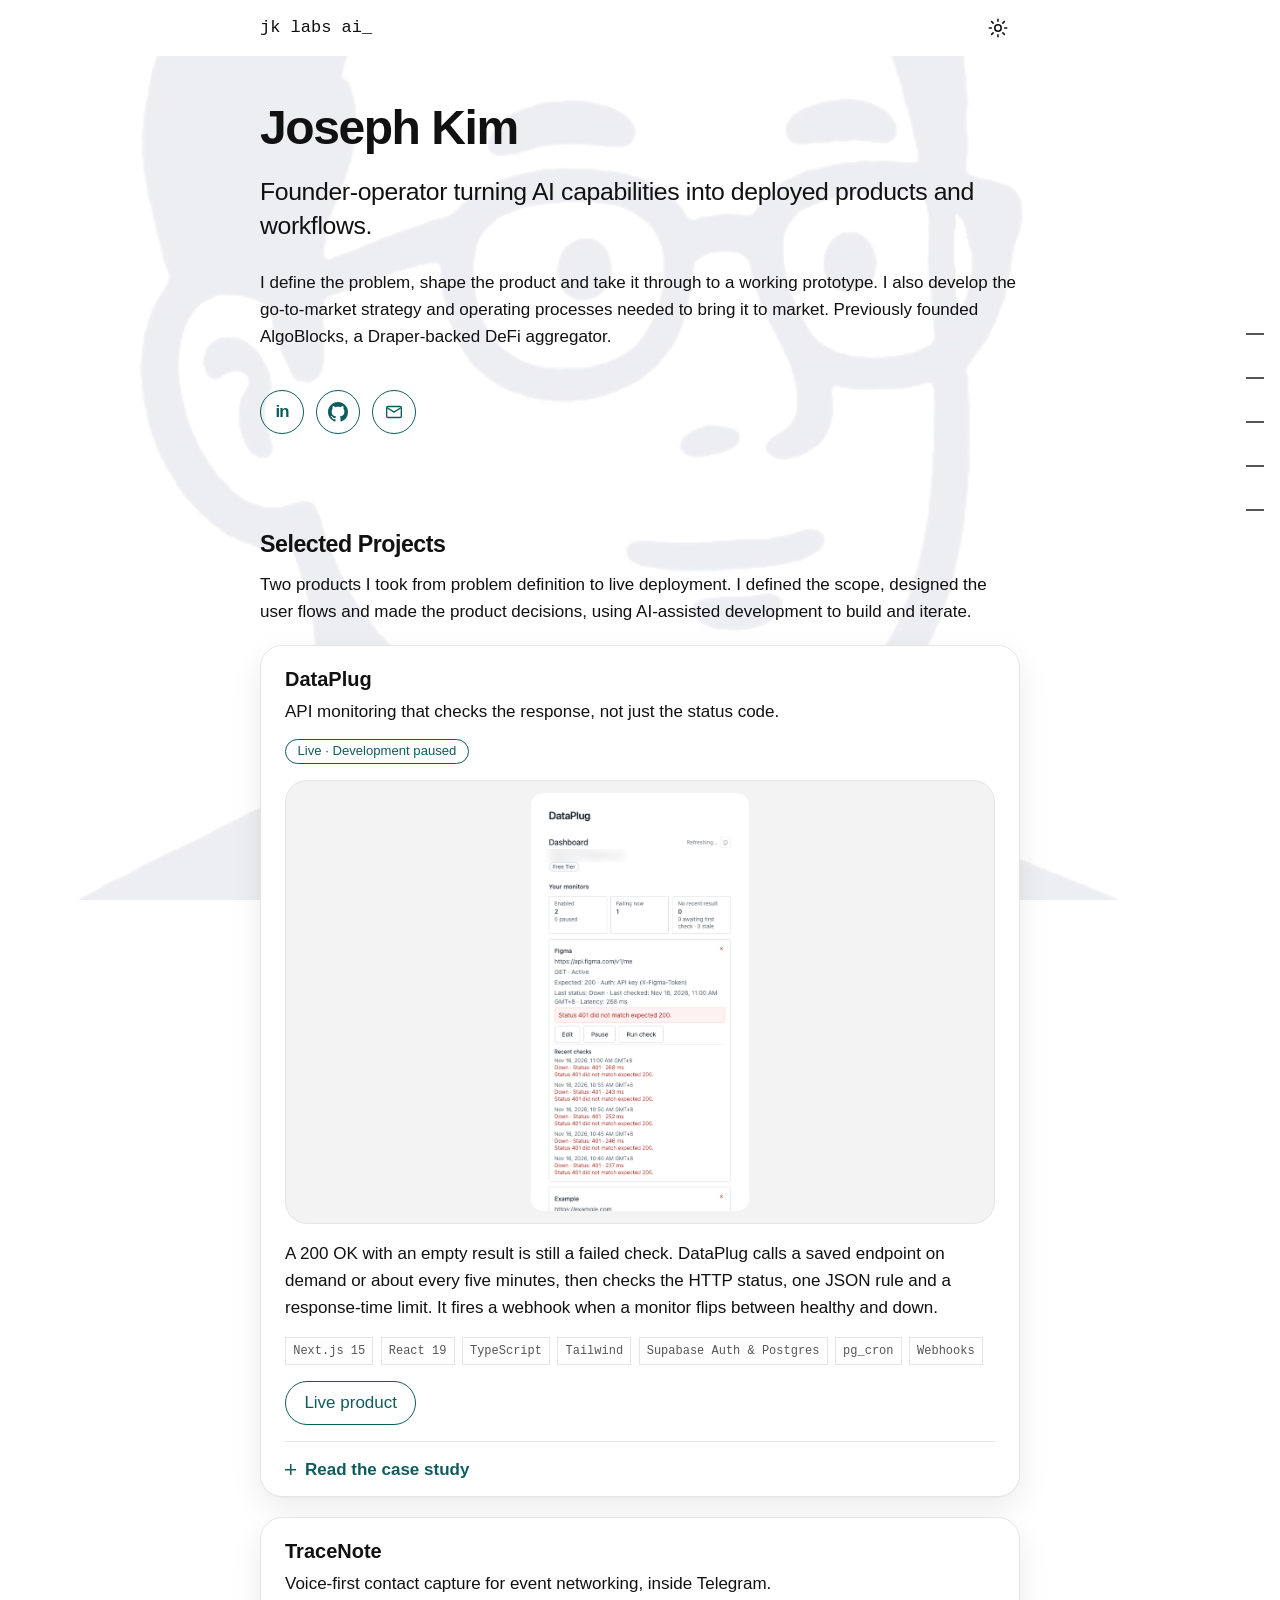
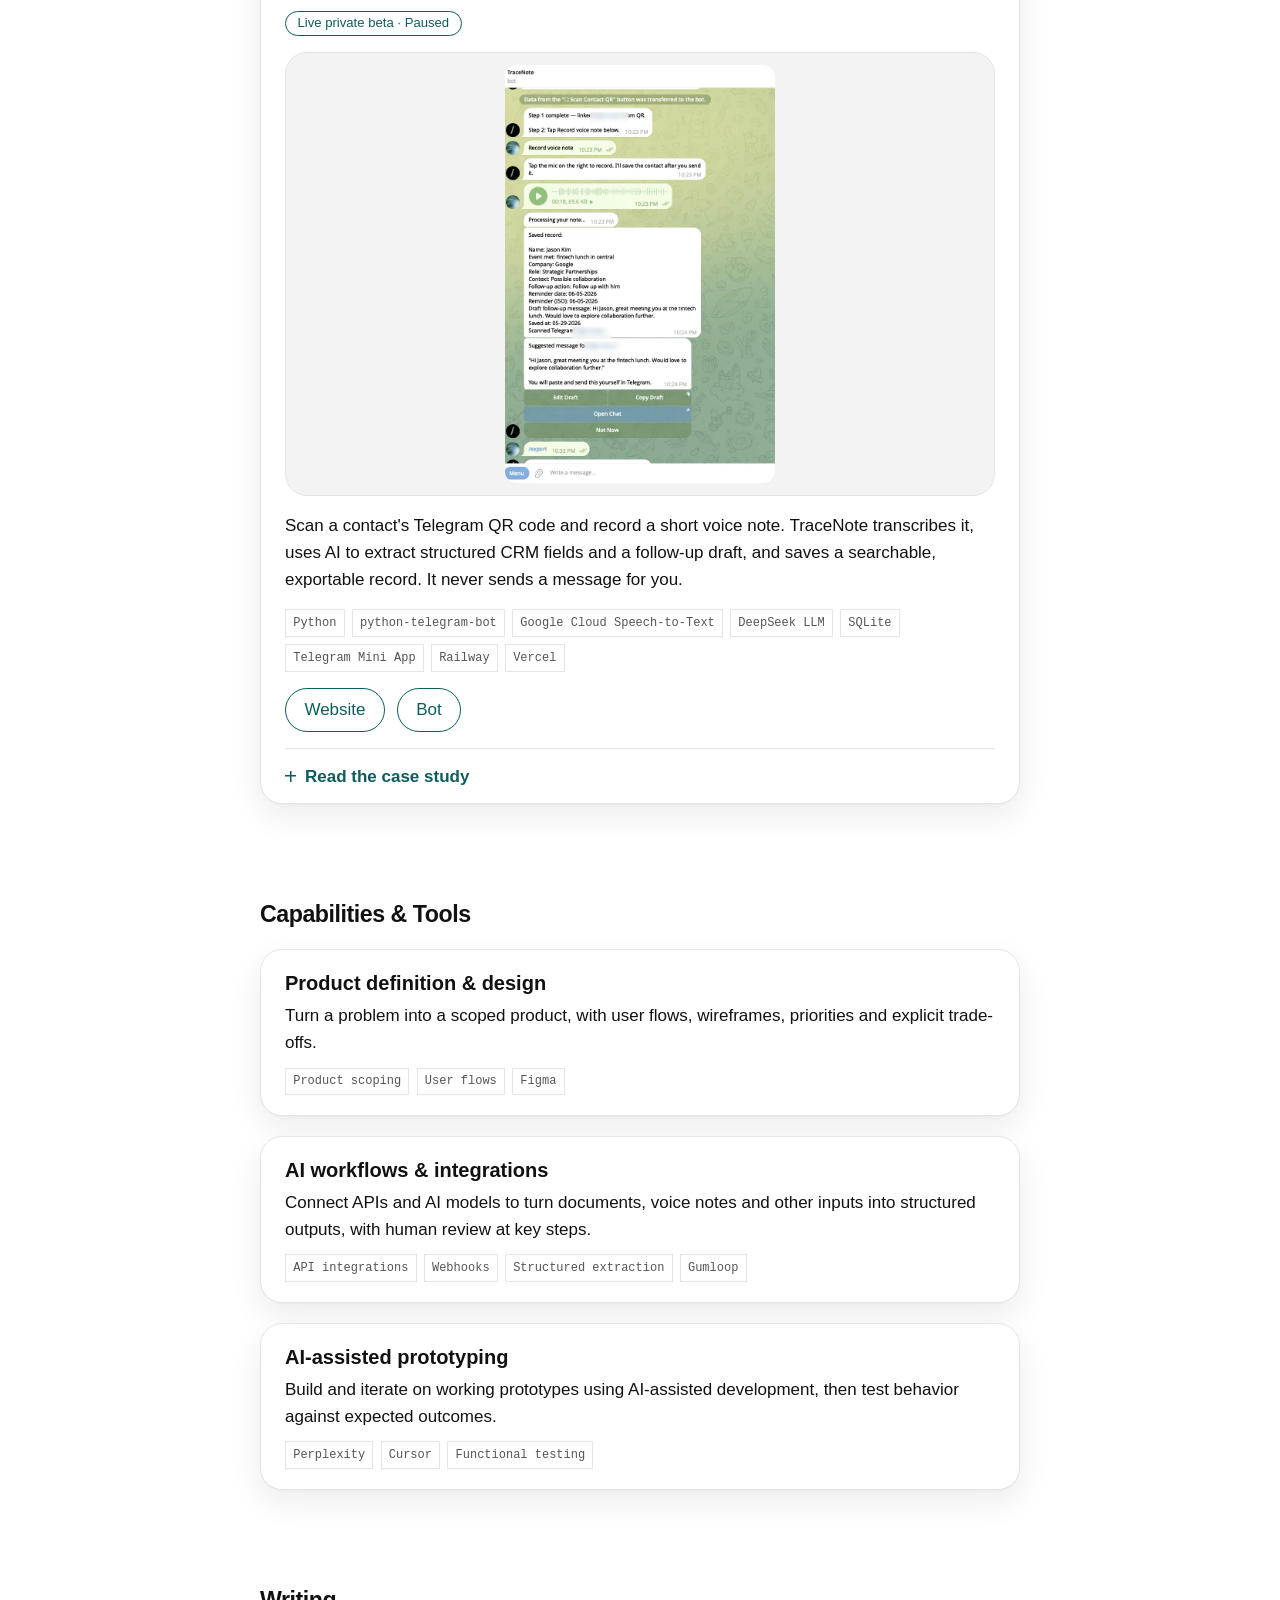
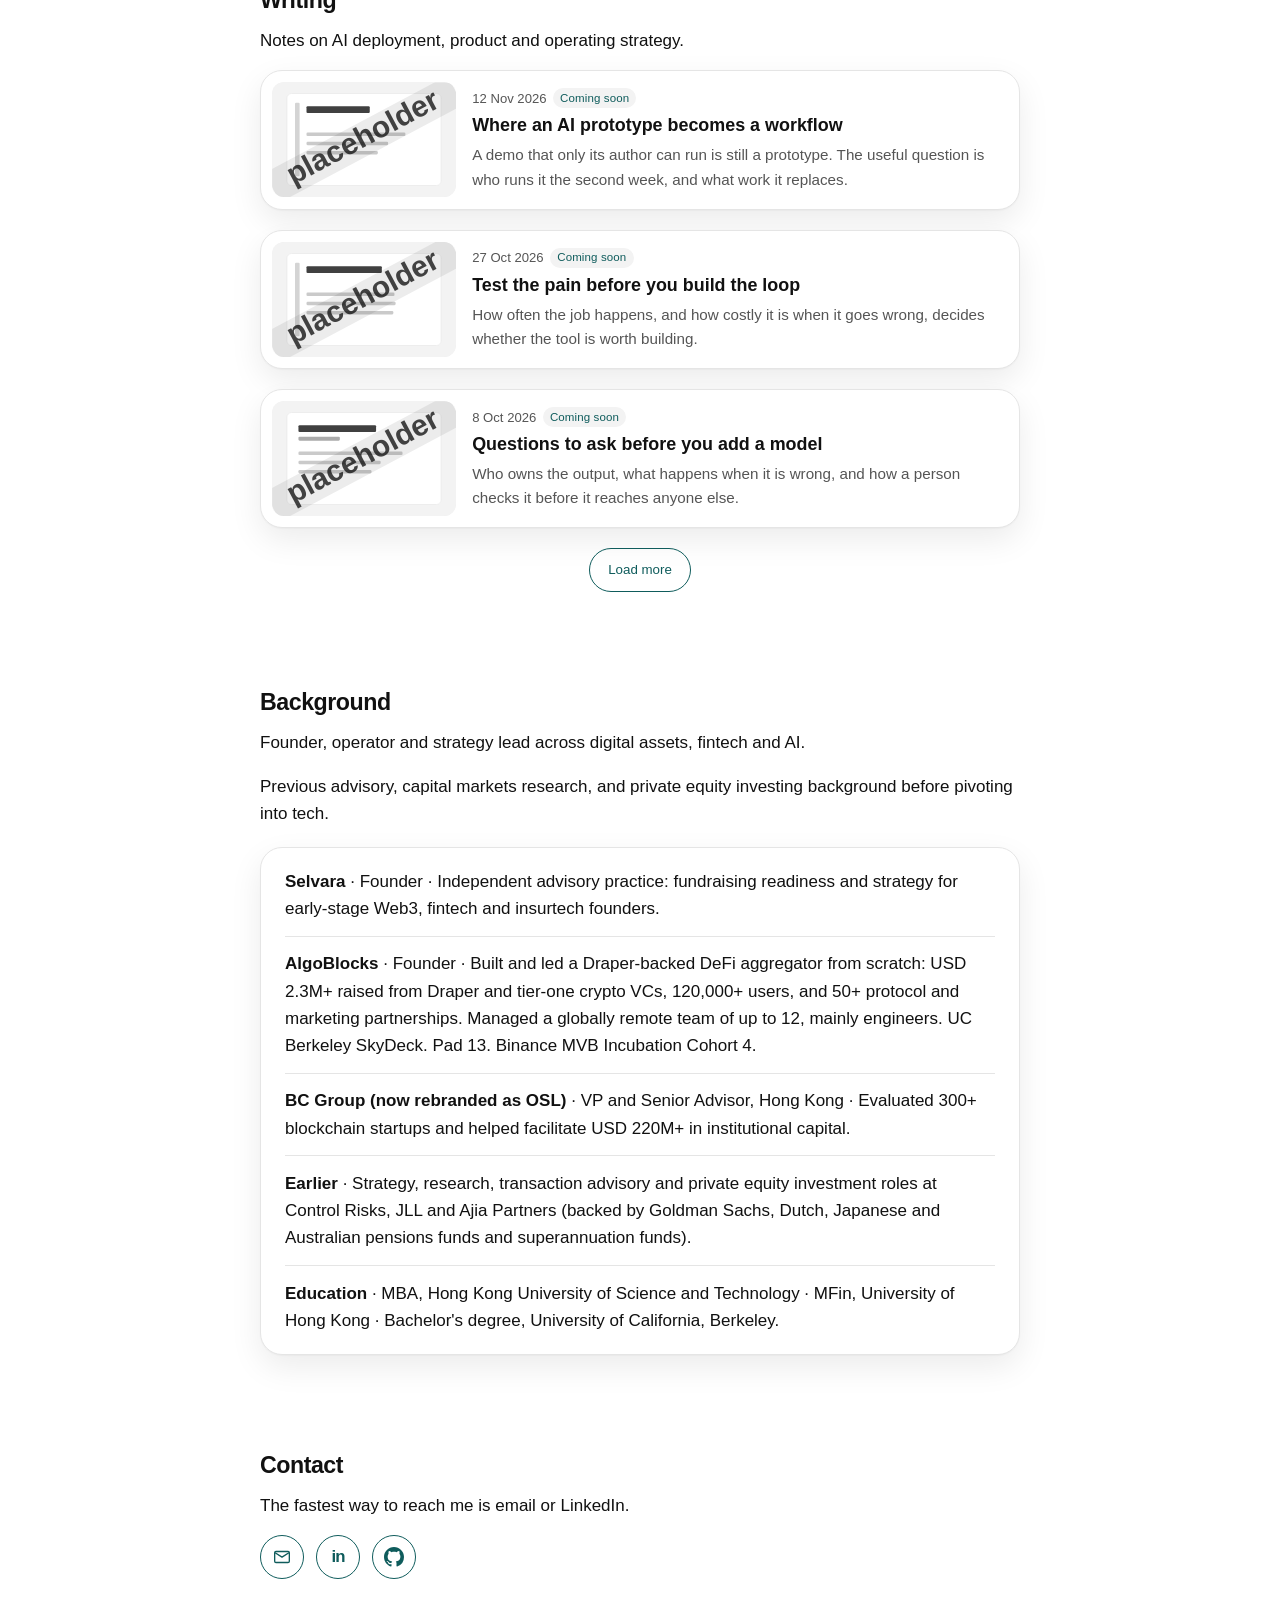
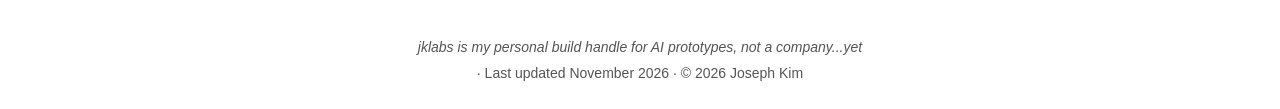
<file: index.html>
<!DOCTYPE html>
<html lang="en">
<head>
  <meta charset="utf-8">
  <meta name="viewport" content="width=device-width, initial-scale=1">
  <title>Joseph Kim | AI Product and Strategy Operator</title>
  <meta name="description" content="Founder-operator turning AI capabilities into deployed products and workflows. Case studies: DataPlug and TraceNote.">
  <link rel="canonical" href="https://jklabs-ai.github.io/">
  <meta property="og:title" content="Joseph Kim | AI Product and Strategy Operator">
  <meta property="og:description" content="Founder-operator turning AI capabilities into deployed products and workflows. Case studies: DataPlug and TraceNote.">
  <meta property="og:url" content="https://jklabs-ai.github.io/">
  <meta property="og:type" content="website">
  <!-- Placeholder share image: a snapshot of the hero. Replace assets/img/og-image.png when a finished 1200×630 card is ready. -->
  <meta property="og:image" content="https://jklabs-ai.github.io/assets/img/og-image.png">
  <meta property="og:image:width" content="1200">
  <meta property="og:image:height" content="630">
  <meta property="og:image:alt" content="Joseph Kim. Founder-operator turning AI capabilities into deployed products and workflows.">
  <meta name="twitter:card" content="summary_large_image">
  <meta name="twitter:image" content="https://jklabs-ai.github.io/assets/img/og-image.png">
  <meta name="twitter:image:alt" content="Joseph Kim. Founder-operator turning AI capabilities into deployed products and workflows.">
  <meta name="twitter:title" content="Joseph Kim | AI Product and Strategy Operator">
  <meta name="twitter:description" content="Founder-operator turning AI capabilities into deployed products and workflows. Case studies: DataPlug and TraceNote.">
  <link rel="icon" href="/assets/img/favicon.svg" type="image/svg+xml">
  <script>
    (function () {
      var theme = null;
      var source = "system";
      try {
        var saved = localStorage.getItem("theme");
        if (saved === "light" || saved === "dark") {
          theme = saved;
          source = "manual";
        }
      } catch (error) {}
      if (!theme) {
        var dark = false;
        try {
          dark = window.matchMedia("(prefers-color-scheme: dark)").matches;
        } catch (error) {}
        theme = dark ? "dark" : "light";
      }
      var root = document.documentElement;
      root.setAttribute("data-theme", theme);
      root.setAttribute("data-theme-source", source);
      root.style.colorScheme = theme;
    })();
  </script>
  <link rel="stylesheet" href="/styles.css">
  <script type="application/ld+json">
  {
    "@context": "https://schema.org",
    "@type": "Person",
    "name": "Joseph Kim",
    "url": "https://jklabs-ai.github.io/",
    "sameAs": [
      "https://www.linkedin.com/in/josephkimhk/",
      "https://github.com/jklabs-ai"
    ]
  }
  </script>
</head>
<body>
  <a class="skip-link" href="#content">Skip to content</a>
  <header class="site-header">
    <div class="column">
      <div class="header-bar">
        <a class="brand" href="#hero">jk labs ai<span class="brand-cursor" aria-hidden="true">_</span></a>
        <button type="button" class="theme-toggle" id="theme-toggle" aria-label="Switch to dark mode">
          <svg class="icon-sun" viewBox="0 0 24 24" width="22" height="22" aria-hidden="true">
            <circle cx="12" cy="12" r="3.5" fill="none" stroke="currentColor" stroke-width="1.7"></circle>
            <path d="M12 2.5v2.2M12 19.3v2.2M2.5 12h2.2M19.3 12h2.2M5.1 5.1l1.6 1.6M17.3 17.3l1.6 1.6M18.9 5.1l-1.6 1.6M6.7 17.3l-1.6 1.6" fill="none" stroke="currentColor" stroke-width="1.7" stroke-linecap="round"></path>
          </svg>
          <svg class="icon-moon" viewBox="0 0 24 24" width="22" height="22" aria-hidden="true">
            <path d="M16.2 3.6A8.2 8.2 0 1 0 20.4 16 6.4 6.4 0 1 1 16.2 3.6z" fill="none" stroke="currentColor" stroke-width="1.7" stroke-linejoin="round"></path>
          </svg>
        </button>
      </div>
      <nav class="header-sections" aria-label="Page sections">
        <a href="#projects" data-nav="projects">Projects</a>
        <a href="#capabilities" data-nav="capabilities">Capabilities</a>
        <a href="#writing" data-nav="writing">Writing</a>
        <a href="#background" data-nav="background">Background</a>
        <a href="#contact" data-nav="contact">Contact</a>
      </nav>
    </div>
  </header>
  <nav class="section-rail" aria-label="Page sections">
    <a href="#projects" data-nav="projects"><span class="label">Projects</span></a>
    <a href="#capabilities" data-nav="capabilities"><span class="label">Capabilities</span></a>
    <a href="#writing" data-nav="writing"><span class="label">Writing</span></a>
    <a href="#background" data-nav="background"><span class="label">Background</span></a>
    <a href="#contact" data-nav="contact"><span class="label">Contact</span></a>
  </nav>
  <main id="content" tabindex="-1">
    <section id="hero" aria-labelledby="hero-heading">
      <div class="column">
        <h1 id="hero-heading" tabindex="-1">Joseph Kim</h1>
        <p class="lede">Founder-operator turning AI capabilities into deployed products and workflows.</p>
        <p class="hero-body">I define the problem, shape the product and take it through to a working prototype. I also develop the go-to-market strategy and operating processes needed to bring it to market. Previously founded AlgoBlocks, a Draper-backed DeFi aggregator.</p>
        <div class="actions">
          <!-- TODO: Resume PDF missing at /assets/resume/Joseph-Kim-Resume.pdf. Restore a primary Resume link that opens the PDF in a new tab, ahead of LinkedIn. Order with the file present: Resume, LinkedIn, GitHub, Email. -->
          <a class="button button-icon" href="https://www.linkedin.com/in/josephkimhk/" target="_blank" rel="noopener noreferrer" aria-label="LinkedIn">
            <span class="icon-in" aria-hidden="true">in</span>
          </a>
          <a class="button button-icon" href="https://github.com/jklabs-ai" target="_blank" rel="noopener noreferrer" aria-label="GitHub">
            <svg viewBox="0 0 16 16" aria-hidden="true">
              <path fill="currentColor" d="M8 0C3.58 0 0 3.58 0 8c0 3.54 2.29 6.53 5.47 7.59.4.07.55-.17.55-.38 0-.19-.01-.82-.01-1.49-2.01.37-2.53-.49-2.69-.94-.09-.23-.48-.94-.82-1.13-.28-.15-.68-.52-.01-.53.63-.01 1.08.58 1.23.82.72 1.21 1.87.87 2.33.66.07-.52.28-.87.51-1.07-1.78-.2-3.64-.89-3.64-3.95 0-.87.31-1.59.82-2.15-.08-.2-.36-1.02.08-2.12 0 0 .67-.21 2.2.82.64-.18 1.32-.27 2-.27.68 0 1.36.09 2 .27 1.53-1.04 2.2-.82 2.2-.82.44 1.1.16 1.92.08 2.12.51.56.82 1.27.82 2.15 0 3.07-1.87 3.75-3.65 3.95.29.25.54.73.54 1.48 0 1.07-.01 1.93-.01 2.2 0 .21.15.46.55.38A8.013 8.013 0 0 0 16 8c0-4.42-3.58-8-8-8z"></path>
            </svg>
          </a>
          <a class="button button-icon" href="mailto:0xjosephk@pm.me" aria-label="Email">
            <svg viewBox="0 0 24 24" aria-hidden="true">
              <rect x="3.2" y="5.4" width="17.6" height="13.2" rx="1.6" fill="none" stroke="currentColor" stroke-width="1.6"></rect>
              <path d="M4.2 7.2 12 12.2l7.8-5" fill="none" stroke="currentColor" stroke-width="1.6" stroke-linecap="round" stroke-linejoin="round"></path>
            </svg>
          </a>
        </div>
        <img class="hero-portrait" src="/assets/img/portrait.png" alt="" width="805" height="986">
      </div>
    </section>
    <section id="projects" aria-labelledby="projects-heading">
      <div class="column">
        <h2 id="projects-heading" tabindex="-1">Selected Projects</h2>
        <p>Two products I took from problem definition to live deployment. I defined the scope, designed the user flows and made the product decisions, using AI-assisted development to build and iterate.</p>
        <article class="project">
          <h3>DataPlug</h3>
          <p class="tagline">API monitoring that checks the response, not just the status code.</p>
          <p class="pill">Live · Development paused</p>
          <figure class="project-shot project-shot-portrait">
            <a class="shot-open" href="/assets/img/projects/dataplug-1.png" data-shot-open="dataplug-shot">
              <img src="/assets/img/projects/dataplug-1.png" alt="DataPlug dashboard with a monitor down because status 401 did not match the expected 200. Select to view the full screenshot." width="499" height="956" loading="lazy">
            </a>
          </figure>
          <dialog class="shot-dialog" id="dataplug-shot" aria-label="DataPlug screenshot">
            <form method="dialog">
              <button type="submit" class="button">Close</button>
            </form>
            <img src="/assets/img/projects/dataplug-1.png" alt="" width="499" height="956">
          </dialog>
          <p>A 200 OK with an empty result is still a failed check. DataPlug calls a saved endpoint on demand or about every five minutes, then checks the HTTP status, one JSON rule and a response-time limit. It fires a webhook when a monitor flips between healthy and down.</p>
          <ul class="tags">
            <li>Next.js 15</li>
            <li>React 19</li>
            <li>TypeScript</li>
            <li>Tailwind</li>
            <li>Supabase Auth &amp; Postgres</li>
            <li>pg_cron</li>
            <li>Webhooks</li>
          </ul>
          <div class="actions">
            <a class="button" href="https://www.dataplug.dev" target="_blank" rel="noopener noreferrer">Live product</a>
          </div>
          <details>
            <summary>Read the case study</summary>
            <div class="case-body">
              <h4>The problem.</h4>
              <p>Small engineering teams often only learn an API has failed when a person notices, or when their monitor treats any HTTP 200 as success. DataPlug is for teams that provide APIs their customers depend on, and teams that depend on critical third-party APIs and need to check them against their own requirements.</p>
              <h4>What it does.</h4>
              <ul>
                <li>Save up to five monitors: URL, HTTP method, expected status code.</li>
                <li>Call private endpoints with a bearer token or an API key header.</li>
                <li>Require one JSON path (e.g. <code>data.status</code>) to exist, or an array to be non-empty.</li>
                <li>Fail the check if the response is slower than a 1-15 second limit.</li>
                <li>Run checks manually or on a ~5-minute schedule; view the latest result and recent history (healthy, down, timeout, status code, latency, error).</li>
                <li>Send a webhook when a monitor changes between healthy and down.</li>
              </ul>
              <h4>Key product decisions.</h4>
              <ol>
                <li>Check the response, not only the status code. One JSON path and one check type keep setup to a few fields. Trade-off: a passing check doesn't prove the payload is business-correct.</li>
                <li>Active checks, no agent. DataPlug sends its own requests, so there's nothing to install. Trade-off: failures that only real users hit can be missed.</li>
                <li>Alert on state change only. Webhooks fire on <code>monitor.failed</code> and <code>monitor.recovered</code>, not on every failed run, so no alert spam. A failed webhook never fails the check.</li>
                <li>A narrow free MVP. Five monitors, five-minute checks, a short history, $0, no credit card. Founding-customer pricing was an email conversation, not a checkout. Easy to try; no in-app revenue flow.</li>
                <li>Scheduling in the database. A Supabase <code>pg_cron</code> job calls a secured app route about every five minutes, instead of relying on the host's cron.</li>
              </ol>
              <h4>How it's built.</h4>
              <p>One Next.js app serves the marketing site, dashboard and the check worker. Supabase handles accounts (Auth) and stores monitors and history (Postgres with row-level security). A database job wakes up every five minutes and calls the deployed app with a shared secret. Local unit tests cover the core decision logic (monitor limits, check timing, latency rounding, auth flows): 72 passing in the documented run.</p>
              <h4>Status.</h4>
              <p>Live at dataplug.dev. Completed the Lauunch incubation programme hosted by WNJ Ventures and Hong Kong Science Park. New commercial development is paused; the repository is kept as the record of the MVP.</p>
            </div>
          </details>
        </article>
        <article class="project">
          <h3>TraceNote</h3>
          <p class="tagline">Voice-first contact capture for event networking, inside Telegram.</p>
          <p class="pill">Live private beta · Paused</p>
          <figure class="project-shot project-shot-portrait">
            <a class="shot-open" href="/assets/img/projects/tracenote-1.png" data-shot-open="tracenote-shot">
              <img src="/assets/img/projects/tracenote-1.png" alt="TraceNote chat where a voice note becomes a saved contact, with a follow-up draft and buttons to edit, copy, or open the chat. Select to view the full screenshot." width="700" height="1080" loading="lazy">
            </a>
          </figure>
          <dialog class="shot-dialog" id="tracenote-shot" aria-label="TraceNote screenshot">
            <form method="dialog">
              <button type="submit" class="button">Close</button>
            </form>
            <img src="/assets/img/projects/tracenote-1.png" alt="" width="700" height="1080">
          </dialog>
          <p>Scan a contact's Telegram QR code and record a short voice note. TraceNote transcribes it, uses AI to extract structured CRM fields and a follow-up draft, and saves a searchable, exportable record. It never sends a message for you.</p>
          <ul class="tags">
            <li>Python</li>
            <li>python-telegram-bot</li>
            <li>Google Cloud Speech-to-Text</li>
            <li>DeepSeek LLM</li>
            <li>SQLite</li>
            <li>Telegram Mini App</li>
            <li>Railway</li>
            <li>Vercel</li>
          </ul>
          <div class="actions">
            <a class="button" href="https://tracenote.app" target="_blank" rel="noopener noreferrer">Website</a>
            <a class="button" href="https://t.me/traceNotebot" target="_blank" rel="noopener noreferrer">Bot</a>
          </div>
          <details>
            <summary>Read the case study</summary>
            <div class="case-body">
              <h4>The problem.</h4>
              <p>Conferences produce high-intent contacts but weak follow-through. Details live in memory, notes apps or scattered chats; CRM entry is slow; a personal follow-up is easy to put off. TraceNote targets the seconds after a handshake: minimal taps, voice-first, structured output, so follow-up can happen the same day.</p>
              <h4>Who it's for.</h4>
              <p>Business development, partnerships and sales people who network at conferences and side events, and solo operators who want a lightweight personal CRM inside Telegram rather than a full CRM setup.</p>
              <h4>How it works.</h4>
              <ol>
                <li>Tap "Scan Contact QR" in the bot; a Telegram Mini App reads the contact's profile QR.</li>
                <li>Send a voice note about the conversation.</li>
                <li>Google Speech-to-Text transcribes it, with phrase hints for names, companies and events.</li>
                <li>An LLM returns strict JSON: name, company, role, where you met, context, follow-up action, reminder date and a draft message.</li>
                <li>The record is cleaned, saved and confirmed in chat. Search it, list contacts or export to CSV.</li>
                <li>If there's a Telegram handle and a draft, review it with Edit, Copy or Open Chat. You send it yourself.</li>
              </ol>
              <h4>Key product decisions.</h4>
              <ol>
                <li>Telegram-first, not a standalone app. Users already message contacts there; nothing to install. Trade-off: bound to Telegram's UX and API limits.</li>
                <li>Voice note, not a typed form. Fastest capture while walking between booths. Trade-off: transcription and extraction errors, handled with phrase hints and prompt rules (e.g. resolving "next Friday" to a real date).</li>
                <li>Structured extraction, not a chatbot. The model must return a fixed JSON schema, which makes records searchable and exportable.</li>
                <li>No auto-send. Drafts are suggestions with copy and open-chat shortcuts, preserving trust and user control at the cost of a few extra taps.</li>
                <li>Simple infrastructure. SQLite scoped per user and an optional user whitelist for private beta, instead of a managed database and a full auth system.</li>
              </ol>
              <h4>How it's built.</h4>
              <p>A Python bot on Railway, a static QR-scanning Mini App on Vercel, Google Cloud Speech-to-Text for transcription, DeepSeek for structured extraction, and SQLite for contacts and lightweight product analytics (an owner-only funnel view).</p>
              <h4>What I learned.</h4>
              <p>The pain was weaker than I assumed. Many field BD people capture informally: the strongest make mental notes or write things up in a notebook or back at the hotel, and some already use dedicated capture devices that sync to their CRM. A new capture habit inside Telegram wasn't a strong enough pull, which points to an ICP or pain-intensity mismatch. Next time I'd test how often and how badly the problem hurts before building the full loop.</p>
              <h4>Status.</h4>
              <p>The bot and site are live in private beta. Development is paused.</p>
            </div>
          </details>
        </article>
      </div>
    </section>
    <section id="capabilities" aria-labelledby="capabilities-heading">
      <div class="column">
        <h2 id="capabilities-heading" tabindex="-1">Capabilities &amp; Tools</h2>
        <div class="capability">
          <h3>Product definition &amp; design</h3>
          <p>Turn a problem into a scoped product, with user flows, wireframes, priorities and explicit trade-offs.</p>
          <ul class="tags">
            <li>Product scoping</li>
            <li>User flows</li>
            <li>Figma</li>
          </ul>
        </div>
        <div class="capability">
          <h3>AI workflows &amp; integrations</h3>
          <p>Connect APIs and AI models to turn documents, voice notes and other inputs into structured outputs, with human review at key steps.</p>
          <ul class="tags">
            <li>API integrations</li>
            <li>Webhooks</li>
            <li>Structured extraction</li>
            <li>Gumloop</li>
          </ul>
        </div>
        <div class="capability">
          <h3>AI-assisted prototyping</h3>
          <p>Build and iterate on working prototypes using AI-assisted development, then test behavior against expected outcomes.</p>
          <ul class="tags">
            <li>Perplexity</li>
            <li>Cursor</li>
            <li>Functional testing</li>
          </ul>
        </div>
      </div>
    </section>
    <section id="writing" aria-labelledby="writing-heading">
      <div class="column">
        <h2 id="writing-heading" tabindex="-1">Writing</h2>
        <p>Notes on AI deployment, product and operating strategy.</p>
        <p class="muted" id="writing-empty">Writing is on the way. For now, I post on <a href="https://www.linkedin.com/in/josephkimhk/" target="_blank" rel="noopener noreferrer">LinkedIn</a>.</p>
        <div class="writing-grid" id="writing-grid" hidden></div>
        <div class="writing-more" id="writing-more" hidden>
          <button class="button" type="button" id="writing-more-button" aria-expanded="false" aria-controls="writing-grid">Load more</button>
        </div>
        <dialog class="writing-dialog" id="writing-dialog" aria-labelledby="writing-dialog-title">
          <form method="dialog">
            <button type="submit" class="button">Close</button>
          </form>
          <p class="post-meta" id="writing-dialog-meta"></p>
          <h3 id="writing-dialog-title"></h3>
          <p class="post-summary" id="writing-dialog-summary"></p>
          <p class="muted">This note is not published yet.</p>
        </dialog>
      </div>
    </section>
    <section id="background" aria-labelledby="background-heading">
      <div class="column">
        <h2 id="background-heading" tabindex="-1">Background</h2>
        <p>Founder, operator and strategy lead across digital assets, fintech and AI.</p>
        <p>Previous advisory, capital markets research, and private equity investing background before pivoting into tech.</p>
        <ul class="timeline">
          <li><strong><a href="https://www.selvara.consulting" target="_blank" rel="noopener noreferrer">Selvara</a></strong> · Founder · Independent advisory practice: fundraising readiness and strategy for early-stage Web3, fintech and insurtech founders.</li>
          <li><strong>AlgoBlocks</strong> · Founder · Built and led a Draper-backed DeFi aggregator from scratch: USD 2.3M+ raised from Draper and tier-one crypto VCs, 120,000+ users, and 50+ protocol and marketing partnerships. Managed a globally remote team of up to 12, mainly engineers. UC Berkeley SkyDeck. Pad 13. Binance MVB Incubation Cohort 4.</li>
          <li><strong>BC Group (now rebranded as OSL)</strong> · VP and Senior Advisor, Hong Kong · Evaluated 300+ blockchain startups and helped facilitate USD 220M+ in institutional capital.</li>
          <li><strong>Earlier</strong> · Strategy, research, transaction advisory and private equity investment roles at Control Risks, JLL and Ajia Partners (backed by Goldman Sachs, Dutch, Japanese and Australian pensions funds and superannuation funds).</li>
          <li><strong>Education</strong> · MBA, Hong Kong University of Science and Technology · MFin, University of Hong Kong · Bachelor's degree, University of California, Berkeley.</li>
        </ul>
        <!-- TODO: Resume PDF missing. Restore “Full details in my resume.” as a link to /assets/resume/Joseph-Kim-Resume.pdf once that file is added. -->
      </div>
    </section>
    <section id="contact" aria-labelledby="contact-heading">
      <div class="column">
        <h2 id="contact-heading" tabindex="-1">Contact</h2>
        <p>The fastest way to reach me is email or LinkedIn.</p>
        <div class="actions">
          <a class="button button-icon" href="mailto:0xjosephk@pm.me" aria-label="Email">
            <svg viewBox="0 0 24 24" aria-hidden="true">
              <rect x="3.2" y="5.4" width="17.6" height="13.2" rx="1.6" fill="none" stroke="currentColor" stroke-width="1.6"></rect>
              <path d="M4.2 7.2 12 12.2l7.8-5" fill="none" stroke="currentColor" stroke-width="1.6" stroke-linecap="round" stroke-linejoin="round"></path>
            </svg>
          </a>
          <a class="button button-icon" href="https://www.linkedin.com/in/josephkimhk/" target="_blank" rel="noopener noreferrer" aria-label="LinkedIn">
            <span class="icon-in" aria-hidden="true">in</span>
          </a>
          <a class="button button-icon" href="https://github.com/jklabs-ai" target="_blank" rel="noopener noreferrer" aria-label="GitHub">
            <svg viewBox="0 0 16 16" aria-hidden="true">
              <path fill="currentColor" d="M8 0C3.58 0 0 3.58 0 8c0 3.54 2.29 6.53 5.47 7.59.4.07.55-.17.55-.38 0-.19-.01-.82-.01-1.49-2.01.37-2.53-.49-2.69-.94-.09-.23-.48-.94-.82-1.13-.28-.15-.68-.52-.01-.53.63-.01 1.08.58 1.23.82.72 1.21 1.87.87 2.33.66.07-.52.28-.87.51-1.07-1.78-.2-3.64-.89-3.64-3.95 0-.87.31-1.59.82-2.15-.08-.2-.36-1.02.08-2.12 0 0 .67-.21 2.2.82.64-.18 1.32-.27 2-.27.68 0 1.36.09 2 .27 1.53-1.04 2.2-.82 2.2-.82.44 1.1.16 1.92.08 2.12.51.56.82 1.27.82 2.15 0 3.07-1.87 3.75-3.65 3.95.29.25.54.73.54 1.48 0 1.07-.01 1.93-.01 2.2 0 .21.15.46.55.38A8.013 8.013 0 0 0 16 8c0-4.42-3.58-8-8-8z"></path>
            </svg>
          </a>
          <!-- TODO: Resume PDF missing. Restore the Resume link to /assets/resume/Joseph-Kim-Resume.pdf beside Email, LinkedIn, and GitHub. -->
        </div>
      </div>
    </section>
  </main>
  <footer class="site-footer">
    <div class="column">
      <p class="flow-back"><a href="#hero">Back to top</a></p>
      <div class="footer-note">
        <p class="fine-print fine-print-note">jklabs is my personal build handle for AI prototypes, not a company...yet</p>
        <p class="fine-print">· Last updated November 2026 · © 2026 Joseph Kim</p>
      </div>
    </div>
  </footer>
  <a class="rocket" id="rocket" href="#hero" hidden>
    <svg viewBox="0 0 24 29" width="33" height="40" aria-hidden="true">
      <path d="M12 3.2c2 2.2 2.8 5 2.8 7.6 0 1.2-.7 2.5-1.5 3.2V18L12 20.2 10.7 18v-4c-.8-.7-1.5-2-1.5-3.2 0-2.6.8-5.4 2.8-7.6z" fill="none" stroke="currentColor" stroke-width="1.6" stroke-linejoin="round"></path>
      <circle cx="12" cy="10.2" r="1.05" fill="none" stroke="currentColor" stroke-width="1.6"></circle>
      <path d="M9.2 15.2 7.2 18.4M14.8 15.2 16.8 18.4" fill="none" stroke="currentColor" stroke-width="1.6" stroke-linecap="round"></path>
      <g class="rocket-plume" fill="none" stroke="currentColor" stroke-linecap="round">
        <path d="M12 21.2v5.2" stroke-width="1.5"></path>
        <path d="M12 21.6 10.3 25.4" stroke-width="1.15"></path>
        <path d="M12 21.6 13.7 25.4" stroke-width="1.15"></path>
      </g>
    </svg>
    <span class="visually-hidden">Back to top</span>
  </a>
  <script src="/main.js"></script>
</body>
</html>
</file>
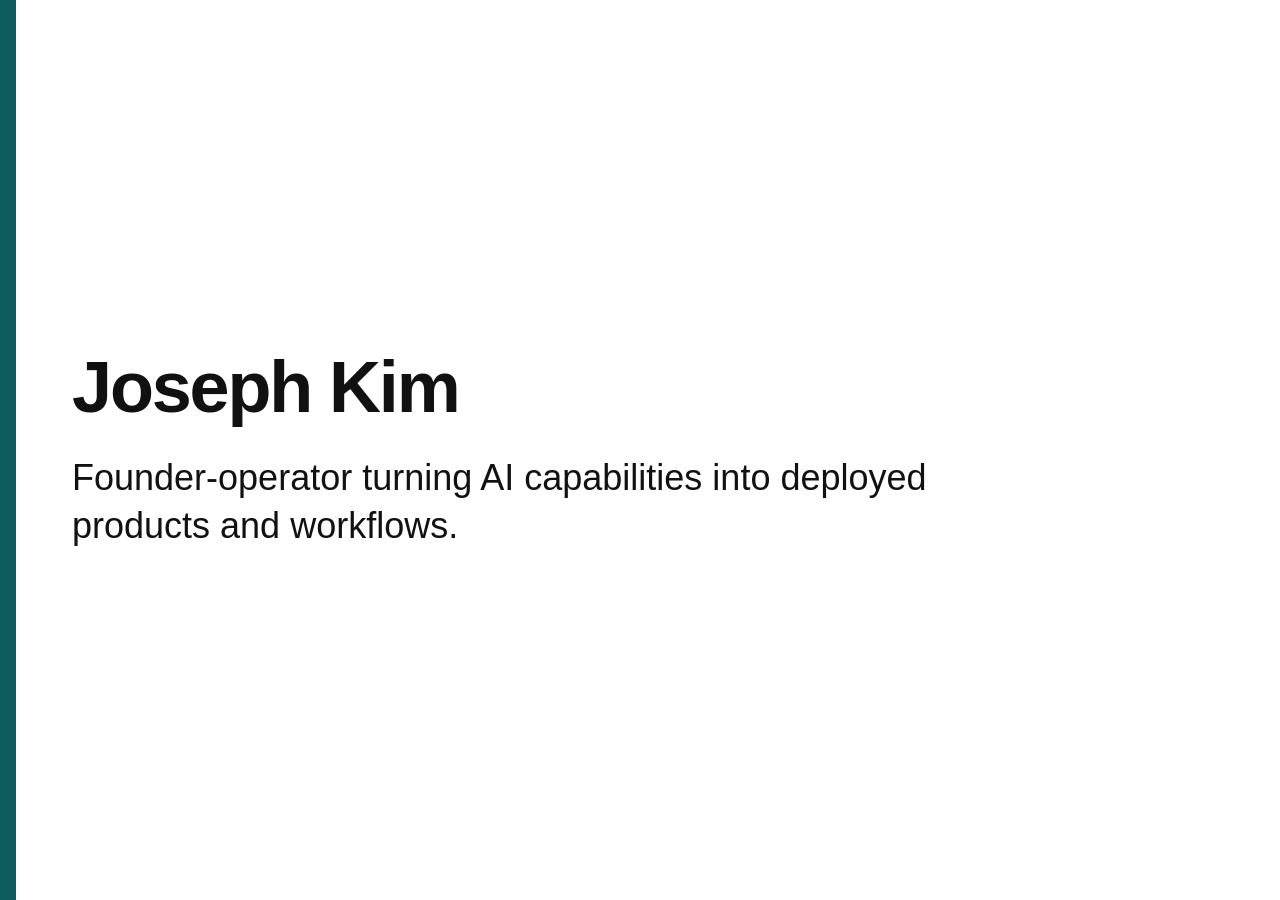
<file: assets/img/og-image-template.html>
<!DOCTYPE html>
<html lang="en">
<head>
  <meta charset="utf-8">
  <title>OG image template, 1200 by 630</title>
  <style>
    html { color-scheme: light; }
    body {
      margin: 0;
      width: 1200px;
      height: 630px;
      overflow: hidden;
      background: #ffffff;
      color: #111111;
      font-family: -apple-system, BlinkMacSystemFont, "Segoe UI", Roboto, "Helvetica Neue", Arial, sans-serif;
    }
    .bar {
      position: absolute;
      top: 0;
      bottom: 0;
      left: 0;
      width: 16px;
      background: #0f5c5c;
    }
    .copy {
      position: absolute;
      left: 72px;
      right: 64px;
      top: 50%;
      transform: translateY(-50%);
    }
    h1 {
      margin: 0 0 28px;
      font-size: 72px;
      line-height: 1.05;
      font-weight: 600;
      letter-spacing: -0.03em;
    }
    p {
      margin: 0;
      max-width: 980px;
      font-size: 36px;
      line-height: 1.35;
      font-weight: 400;
    }
  </style>
</head>
<body>
  <div class="bar" aria-hidden="true"></div>
  <div class="copy">
    <h1>Joseph Kim</h1>
    <p>Founder-operator turning AI capabilities into deployed products and workflows.</p>
  </div>
</body>
</html>
</file>
<file: styles.css>
:root {
  color-scheme: light;
  --page: #ffffff;
  --surface: #ffffff;
  --text: #111111;
  --text-secondary: #555555;
  --border: #e5e5e5;
  --accent: #0f5c5c;
  --link: #0f5c5c;
  --header-bg: #ffffff;
  --button-primary-bg: #0f5c5c;
  --button-primary-text: #ffffff;
  --button-primary-hover: #0c4a4a;
  --button-text: #0f5c5c;
  --button-hover: #f3f3f3;
  --tag-bg: #ffffff;
  --tag-text: #555555;
  --pill-text: #0f5c5c;
  --details-bg: #f7f7f7;
  --placeholder-bg: #f3f3f3;
  --placeholder-text: #555555;
  --nav-label: #111111;
  --nav-bar: #555555;
  --nav-bar-active: #0f5c5c;
  --selection: #d3e8e6;
  --selection-text: #111111;
  --focus: #0f5c5c;
  --header-h: 7.5rem;
  --card-shadow: 0 1px 2px rgba(17, 17, 17, 0.04), 0 12px 32px rgba(17, 17, 17, 0.08);
}

html[data-theme="dark"] {
  color-scheme: dark;
  --page: #111315;
  --surface: #191d20;
  --text: #f2f4f5;
  --text-secondary: #b5bec4;
  --border: #343c42;
  --accent: #7bcac3;
  --link: #7bcac3;
  --header-bg: #111315;
  --button-primary-bg: #7bcac3;
  --button-primary-text: #111315;
  --button-primary-hover: #9adad4;
  --button-text: #7bcac3;
  --button-hover: #23282c;
  --tag-bg: #191d20;
  --tag-text: #b5bec4;
  --pill-text: #7bcac3;
  --details-bg: #191d20;
  --placeholder-bg: #23282c;
  --placeholder-text: #b5bec4;
  --nav-label: #f2f4f5;
  --nav-bar: #b5bec4;
  --nav-bar-active: #7bcac3;
  --selection: #1f4f4b;
  --selection-text: #f2f4f5;
  --focus: #7bcac3;
  --card-shadow: 0 1px 2px rgba(0, 0, 0, 0.35), 0 16px 36px rgba(0, 0, 0, 0.45);
}

@media (prefers-color-scheme: dark) {
  :root:not([data-theme]) {
    color-scheme: dark;
    --page: #111315;
    --surface: #191d20;
    --text: #f2f4f5;
    --text-secondary: #b5bec4;
    --border: #343c42;
    --accent: #7bcac3;
    --link: #7bcac3;
    --header-bg: #111315;
    --button-primary-bg: #7bcac3;
    --button-primary-text: #111315;
    --button-primary-hover: #9adad4;
    --button-text: #7bcac3;
    --button-hover: #23282c;
    --tag-bg: #191d20;
    --tag-text: #b5bec4;
    --pill-text: #7bcac3;
    --details-bg: #191d20;
    --placeholder-bg: #23282c;
    --placeholder-text: #b5bec4;
    --nav-label: #f2f4f5;
    --nav-bar: #b5bec4;
    --nav-bar-active: #7bcac3;
    --selection: #1f4f4b;
    --selection-text: #f2f4f5;
    --focus: #7bcac3;
    --card-shadow: 0 1px 2px rgba(0, 0, 0, 0.35), 0 16px 36px rgba(0, 0, 0, 0.45);
  }
}

*,
*::before,
*::after {
  box-sizing: border-box;
}

html {
  scroll-behavior: smooth;
}

body {
  margin: 0;
  background: var(--page);
  color: var(--text);
  font-family: -apple-system, BlinkMacSystemFont, "Segoe UI", Roboto, "Helvetica Neue", Arial, sans-serif;
  font-size: 17px;
  line-height: 1.6;
  overflow-wrap: break-word;
}

::selection {
  background: var(--selection);
  color: var(--selection-text);
}

:focus:not(:focus-visible) {
  outline: none;
}

:focus-visible {
  outline: 2px solid var(--focus);
  outline-offset: 3px;
}

img {
  max-width: 100%;
  height: auto;
}

.project-shot img,
.post-media img {
  filter: none;
}

.project-shot {
  margin: 0 0 1rem;
}

.project-shot img {
  display: block;
  width: 100%;
  height: auto;
  border: 1px solid var(--border);
  border-radius: 22px;
}

.shot-open {
  display: block;
  max-width: 100%;
  line-height: 0;
  color: inherit;
  text-decoration: none;
  border-radius: 22px;
}

.project-shot.project-shot-portrait .shot-open {
  display: flex;
  align-items: center;
  justify-content: center;
  width: 100%;
  padding: 0.75rem;
  border: 1px solid var(--border);
  background: var(--placeholder-bg);
  overflow: hidden;
}

.project-shot.project-shot-portrait img {
  width: auto;
  max-width: min(100%, 17rem);
  height: auto;
  max-height: 26rem;
  border: 0;
  border-radius: 12px;
}

@media (min-width: 768px) {
  .project-shot.project-shot-portrait .shot-open {
    aspect-ratio: 16 / 10;
  }

  .project-shot.project-shot-portrait img {
    max-width: 100%;
    max-height: 100%;
  }
}

.shot-dialog {
  width: min(32rem, calc(100vw - 2rem));
  max-height: calc(100vh - 2rem);
  max-height: calc(100dvh - 2rem);
  margin: auto;
  padding: 0.75rem 0.75rem 1rem;
  border: 1px solid var(--border);
  border-radius: 22px;
  background: var(--page);
  color: var(--text);
}

.shot-dialog[open] {
  display: flex;
  flex-direction: column;
}

.shot-dialog form {
  margin: 0 0 0.65rem;
  text-align: right;
}

.shot-dialog img {
  display: block;
  width: auto;
  height: auto;
  max-width: 100%;
  max-height: calc(100vh - 7rem);
  max-height: calc(100dvh - 7rem);
  margin-inline: auto;
  object-fit: contain;
  border-radius: 12px;
}

.shot-dialog::backdrop {
  background: rgba(17, 19, 21, 0.72);
}

.shot-placeholder {
  display: flex;
  flex-direction: column;
  align-items: center;
  justify-content: center;
  gap: 0.6rem;
  aspect-ratio: 16 / 10;
  border: 1px solid var(--border);
  border-radius: 22px;
  background: var(--placeholder-bg);
  color: var(--placeholder-text);
}

.shot-placeholder p {
  margin: 0;
  font-size: 0.82rem;
  line-height: 1.4;
}

.shot-mark {
  width: 28px;
  height: 28px;
  display: block;
}

h1,
h2,
h3,
h4,
p,
ul,
ol {
  margin-top: 0;
}

h1 {
  margin-bottom: 0.75rem;
  font-size: clamp(2.15rem, 4vw + 1rem, 3rem);
  line-height: 1.15;
  letter-spacing: -0.03em;
  font-weight: 600;
}

h2 {
  margin-bottom: 0.75rem;
  font-size: 1.45rem;
  line-height: 1.25;
  letter-spacing: -0.02em;
  font-weight: 600;
}

h3 {
  margin-bottom: 0.35rem;
  font-size: 1.25rem;
  line-height: 1.3;
  font-weight: 600;
}

h4 {
  margin: 1.25rem 0 0.4rem;
  font-size: 1.02rem;
  line-height: 1.4;
  font-weight: 600;
}

p {
  margin-bottom: 1rem;
}

a {
  color: var(--link);
  text-underline-offset: 0.15em;
}

a:visited {
  color: var(--link);
}

code {
  font-family: ui-monospace, SFMono-Regular, Menlo, monospace;
  font-size: 0.92em;
}

.column {
  width: min(760px, calc(100% - 2rem));
  margin-inline: auto;
}

.skip-link {
  position: absolute;
  left: 1rem;
  top: 0.5rem;
  z-index: 80;
  transform: translateY(-150%);
  background: var(--button-primary-bg);
  color: var(--button-primary-text);
  padding: 0.55rem 0.8rem;
  text-decoration: none;
}

.skip-link:focus {
  transform: none;
}

.site-header {
  position: sticky;
  top: 0;
  z-index: 40;
  background: var(--header-bg);
  padding-top: env(safe-area-inset-top);
}

.header-bar {
  display: flex;
  align-items: center;
  justify-content: space-between;
  min-height: 56px;
  gap: 1rem;
}

.brand {
  color: var(--text);
  text-decoration: none;
  font-family: Menlo, Consolas, "Courier New", Courier, monospace;
  font-weight: 400;
  letter-spacing: 0;
  min-height: 44px;
  display: inline-flex;
  align-items: center;
}

.brand-cursor {
  animation: brand-blink 1.06s linear infinite;
}

@keyframes brand-blink {
  0%, 49% { opacity: 1; }
  50%, 100% { opacity: 0; }
}

.brand:visited {
  color: var(--text);
}

.theme-toggle {
  display: none;
  width: 44px;
  height: 44px;
  align-items: center;
  justify-content: center;
  padding: 0;
  border: 1px solid var(--page);
  background: var(--page);
  color: var(--text);
  appearance: none;
  cursor: pointer;
}

html.enhanced .theme-toggle {
  display: inline-flex;
}

.theme-toggle svg {
  width: 22px;
  height: 22px;
  display: block;
}

.theme-toggle .icon-moon {
  display: none;
}

html[data-theme="dark"] .theme-toggle .icon-sun {
  display: none;
}

html[data-theme="dark"] .theme-toggle .icon-moon {
  display: block;
}

.header-sections {
  display: flex;
  flex-wrap: nowrap;
  gap: 0.25rem 1.1rem;
  overflow-x: auto;
  overscroll-behavior-x: contain;
  padding: 0 0 0.4rem;
}

.header-sections a {
  flex: 0 0 auto;
  min-height: 44px;
  display: inline-flex;
  align-items: center;
  color: var(--text-secondary);
  text-decoration: none;
}

.header-sections a:visited {
  color: var(--text-secondary);
}

.header-sections a[aria-current="location"] {
  color: var(--accent);
  box-shadow: inset 0 -2px 0 var(--accent);
}

.section-rail {
  display: none;
}

main {
  padding-top: 1.75rem;
}

main > section + section {
  margin-top: 4rem;
}

#hero,
#projects,
#writing,
#background,
#contact,
h1[tabindex="-1"],
h2[tabindex="-1"] {
  scroll-margin-top: calc(var(--header-h) + 8px);
}

.lede {
  font-size: clamp(1.25rem, 1.4vw + 0.9rem, 1.55rem);
  line-height: 1.35;
  letter-spacing: -0.015em;
  margin-bottom: 1rem;
}

#hero h1 {
  margin-bottom: 1.25rem;
}

#hero .lede {
  margin-bottom: 1.65rem;
}

#hero .hero-body {
  margin-bottom: 2.5rem;
}

.hero-portrait {
  position: fixed;
  inset: 0;
  z-index: -1;
  width: 100%;
  height: 100%;
  margin: 0;
  object-fit: cover;
  object-position: center center;
  pointer-events: none;
  opacity: 0.08;
}

html[data-theme="dark"] .hero-portrait {
  filter: brightness(0) invert(0.95);
  opacity: 0.045;
}

main,
.site-footer {
  position: relative;
  z-index: 1;
}

.actions {
  display: flex;
  flex-wrap: wrap;
  gap: 0.75rem;
  align-items: center;
  margin: 0 0 1rem;
}

.button {
  display: inline-flex;
  align-items: center;
  justify-content: center;
  min-height: 44px;
  padding: 0.4rem 1.15rem;
  border: 1px solid var(--accent);
  border-radius: 999px;
  background: transparent;
  color: var(--button-text);
  text-decoration: none;
  line-height: 1.2;
}

.button:visited {
  color: var(--button-text);
}

.button-primary {
  background: var(--button-primary-bg);
  border-color: var(--button-primary-bg);
  color: var(--button-primary-text);
}

.button-primary:visited {
  color: var(--button-primary-text);
}

.button-icon {
  width: 44px;
  height: 44px;
  padding: 0;
  border-radius: 50%;
}

.button-icon svg {
  width: 20px;
  height: 20px;
  display: block;
}

.icon-in {
  font-size: 1.05rem;
  font-weight: 700;
  letter-spacing: -0.06em;
  line-height: 1;
}

.muted {
  color: var(--text-secondary);
  font-size: 0.92rem;
}

.project {
  background: var(--surface);
  border: 1px solid var(--border);
  border-radius: 22px;
  box-shadow: var(--card-shadow);
  padding: 1.15rem 1.15rem 0;
  margin-top: 1.25rem;
}

.tagline {
  margin-bottom: 0.7rem;
}

.pill {
  display: inline-block;
  margin: 0 0 1rem;
  padding: 0.12rem 0.72rem;
  border: 1px solid var(--accent);
  border-radius: 999px;
  background: transparent;
  color: var(--pill-text);
  font-size: 0.82rem;
  line-height: 1.5;
}

.tags {
  display: flex;
  flex-wrap: wrap;
  gap: 0.45rem;
  padding: 0;
  margin: 0 0 1rem;
  list-style: none;
}

.tags li {
  font-family: ui-monospace, SFMono-Regular, Menlo, monospace;
  font-size: 0.75rem;
  line-height: 1.4;
  padding: 0.28rem 0.45rem;
  border: 1px solid var(--border);
  background: var(--tag-bg);
  color: var(--tag-text);
  overflow-wrap: anywhere;
}

.project details {
  margin-top: 0.5rem;
  border-top: 1px solid var(--border);
}

.project summary {
  min-height: 44px;
  padding: 0.85rem 0;
  display: flex;
  align-items: center;
  gap: 0.55rem;
  list-style: none;
  cursor: pointer;
  font-weight: 600;
  color: var(--link);
}

.project summary::-webkit-details-marker {
  display: none;
}

.project summary::marker {
  content: "";
}

.project summary::before {
  content: "";
  width: 0.7rem;
  height: 0.7rem;
  flex: none;
  background:
    linear-gradient(currentColor, currentColor) center / 0.7rem 1.5px no-repeat,
    linear-gradient(currentColor, currentColor) center / 1.5px 0.7rem no-repeat;
}

.project details[open] summary::before {
  background: linear-gradient(currentColor, currentColor) center / 0.7rem 1.5px no-repeat;
}

.case-body {
  background: var(--details-bg);
  padding: 0.2rem 0.9rem 0.4rem;
  margin-bottom: 0.9rem;
}

.case-body ul,
.case-body ol {
  margin: 0 0 0.5rem;
  padding-left: 1.25rem;
}

.case-body li {
  margin-bottom: 0.45rem;
}

.case-body li:last-child,
.case-body p:last-child {
  margin-bottom: 0.75rem;
}

.writing-grid {
  display: grid;
  grid-template-columns: 1fr;
  gap: 1rem;
}

.writing-grid[hidden],
#writing-empty[hidden],
#writing-more[hidden],
.rocket[hidden] {
  display: none !important;
}

.post-card {
  min-width: 0;
}

.post-card a,
.post-card button {
  display: flex;
  flex-direction: column;
  gap: 0.75rem;
  width: 100%;
  height: 100%;
  padding: 0.7rem;
  color: inherit;
  font: inherit;
  text-align: left;
  text-decoration: none;
  cursor: pointer;
  border: 1px solid var(--border);
  border-radius: 22px;
  box-shadow: var(--card-shadow);
  background: var(--surface);
  overflow: hidden;
}

.post-card a:visited {
  color: inherit;
}

.post-media {
  aspect-ratio: 16 / 10;
  width: 100%;
  flex: none;
  border-radius: 12px;
  background: var(--placeholder-bg);
  display: flex;
  align-items: center;
  justify-content: center;
  overflow: hidden;
}

.post-cover {
  display: block;
  width: 100%;
  height: 100%;
  overflow: hidden;
}

.post-media img {
  width: 100%;
  height: 100%;
  object-fit: cover;
  display: block;
}

.post-fallback {
  color: var(--placeholder-text);
  font-variant: small-caps;
  letter-spacing: 0.08em;
  font-size: 0.8rem;
  text-align: center;
  padding: 0.5rem;
}

.post-copy {
  display: flex;
  flex-direction: column;
  gap: 0.35rem;
  min-width: 0;
  padding: 0 0.25rem 0.25rem;
}

.post-meta,
.post-summary,
.post-title {
  margin: 0;
}

.post-meta {
  color: var(--text-secondary);
  font-size: 0.82rem;
}

.post-soon {
  display: inline-block;
  margin-left: 0.4rem;
  padding: 0.05rem 0.45rem;
  border-radius: 999px;
  background: var(--placeholder-bg);
  color: var(--accent);
  font-size: 0.72rem;
  letter-spacing: 0.01em;
  vertical-align: 0.08em;
}

.post-title {
  color: inherit;
  text-decoration: none;
  font-size: 1.12rem;
  line-height: 1.3;
  font-weight: 600;
}

.post-summary {
  color: var(--text-secondary);
  font-size: 0.95rem;
}

.timeline {
  list-style: none;
  margin: 1.25rem 0 1rem;
  padding: 1.15rem;
  background: var(--surface);
  border: 1px solid var(--border);
  border-radius: 22px;
  box-shadow: var(--card-shadow);
}

.timeline li {
  padding: 0.85rem 0;
  border-top: 1px solid var(--border);
}

.timeline li:first-child {
  border-top: 0;
  padding-top: 0;
}

.timeline li:last-child {
  padding-bottom: 0;
}

/* A visited link drops inherit and brings back the browser underline, so the color is set directly. */
.timeline a,
.timeline a:link,
.timeline a:visited,
.timeline a:hover {
  color: #111111;
  text-decoration: none;
  cursor: pointer;
}

html[data-theme="dark"] .timeline a,
html[data-theme="dark"] .timeline a:link,
html[data-theme="dark"] .timeline a:visited,
html[data-theme="dark"] .timeline a:hover {
  color: #f2f4f5;
}

@media (prefers-color-scheme: dark) {
  :root:not([data-theme]) .timeline a,
  :root:not([data-theme]) .timeline a:link,
  :root:not([data-theme]) .timeline a:visited,
  :root:not([data-theme]) .timeline a:hover {
    color: #f2f4f5;
  }
}

#capabilities {
  scroll-margin-top: calc(var(--header-h) + 8px);
}

#capabilities .capability {
  background: var(--surface);
  border: 1px solid var(--border);
  border-radius: 22px;
  box-shadow: var(--card-shadow);
  padding: 1.15rem;
  margin-top: 1.25rem;
}

#capabilities .capability p {
  margin-bottom: 0.7rem;
}

#capabilities .tags {
  margin-bottom: 0;
}

.site-footer {
  margin-top: 3rem;
  padding-bottom: max(16px, env(safe-area-inset-bottom));
}

@media (max-width: 940px) {
  .footer-note {
    padding-inline-end: 78px;
  }
}

.footer-note {
  min-height: 66px;
  display: flex;
  flex-direction: column;
  justify-content: center;
  text-align: center;
}

#writing-empty {
  margin-top: 1.6rem;
}

.writing-more {
  display: flex;
  justify-content: center;
  margin-top: 1.25rem;
}

/* When a note has a full article, the body scrolls inside this box. Keep Close outside that scroll. */
.writing-dialog {
  width: min(32rem, calc(100vw - 2rem));
  max-height: calc(100vh - 2rem);
  max-height: calc(100dvh - 2rem);
  margin: auto;
  padding: 0.85rem 1rem 1.15rem;
  border: 1px solid var(--border);
  border-radius: 22px;
  background: var(--page);
  color: var(--text);
}

.writing-dialog[open] {
  display: flex;
  flex-direction: column;
}

.writing-dialog form {
  margin: 0 0 0.4rem;
  text-align: right;
}

.writing-dialog h3,
.writing-dialog p {
  margin-top: 0;
}

.writing-dialog::backdrop {
  background: rgba(17, 19, 21, 0.72);
}

@media (min-width: 640px) {
  .post-card a,
  .post-card button {
    flex-direction: row;
    align-items: center;
    gap: 1rem;
  }

  .post-media {
    width: 11.5rem;
  }

  .post-copy {
    padding: 0.15rem 0.35rem 0.15rem 0;
  }
}

.fine-print {
  color: var(--text-secondary);
  font-size: 0.875rem;
  margin: 0;
  min-width: 0;
  overflow-wrap: break-word;
}

.fine-print + .fine-print {
  margin-top: 0.2rem;
}

.fine-print-note {
  font-style: italic;
}

.flow-back {
  margin-top: 1rem;
}

html.enhanced .flow-back {
  display: none;
}

.rocket {
  position: fixed;
  z-index: 28;
  right: max(16px, env(safe-area-inset-right));
  bottom: max(16px, env(safe-area-inset-bottom));
  width: 66px;
  height: 66px;
  display: none;
  align-items: center;
  justify-content: center;
  border: 1px solid var(--page);
  background: var(--page);
  color: var(--text);
  text-decoration: none;
}

html.enhanced .rocket {
  display: inline-flex;
}

.rocket.is-launching {
  z-index: 60;
  pointer-events: none;
}

.rocket svg {
  width: 33px;
  height: calc(33px * 29 / 24);
  display: block;
}

.rocket-plume {
  opacity: 0;
  transform-box: fill-box;
  transform-origin: center top;
}

.rocket svg.is-shaking .rocket-plume {
  animation: rocket-plume 160ms linear 1;
}

@keyframes rocket-plume {
  0% { opacity: 0; transform: scaleY(0.35); }
  40% { opacity: 1; transform: scaleY(1); }
  100% { opacity: 1; transform: scaleY(1); }
}

.visually-hidden {
  position: absolute;
  width: 1px;
  height: 1px;
  padding: 0;
  margin: -1px;
  overflow: hidden;
  clip: rect(0, 0, 0, 0);
  white-space: nowrap;
  border: 0;
}

@media (hover: hover) and (pointer: fine) {
  .button:hover,
  .button:visited:hover {
    background: var(--accent);
    border-color: var(--accent);
    color: var(--button-primary-text);
  }

  .button-primary:hover,
  .button-primary:visited:hover {
    background: var(--page);
    border-color: var(--accent);
    color: var(--accent);
  }

  .header-sections a:hover {
    color: var(--accent);
  }

  .post-card a:hover,
  .post-card button:hover {
    border-color: var(--accent);
  }
}

@media (min-width: 768px) {
  main {
    padding-top: 2.75rem;
  }

  main > section + section {
    margin-top: 6rem;
  }

  .project {
    padding: 1.25rem 1.5rem 0;
  }

  #capabilities .capability,
  .timeline {
    padding: 1.25rem 1.5rem;
  }

  .writing-grid {
    gap: 1.25rem;
  }
}

@media (min-width: 1200px) and (hover: hover) and (pointer: fine) {
  html.enhanced .header-sections {
    display: none;
  }

  html.enhanced .section-rail {
    display: flex;
    flex-direction: column;
    gap: 0;
    position: fixed;
    z-index: 32;
    right: max(16px, env(safe-area-inset-right));
    top: calc(50% - 28px);
    transform: translateY(-50%);
  }
}

.section-rail a {
  position: relative;
  width: 44px;
  height: 44px;
  display: flex;
  align-items: center;
  justify-content: flex-end;
  text-decoration: none;
  color: var(--nav-label);
}

.section-rail a:visited {
  color: var(--nav-label);
}

.section-rail a::after {
  content: "";
  display: block;
  width: 18px;
  height: 2px;
  background: var(--nav-bar);
}

.section-rail a[aria-current="location"]::after {
  width: 28px;
  height: 3px;
  background: var(--nav-bar-active);
}

.section-rail .label {
  position: absolute;
  right: calc(100% + 8px);
  top: 50%;
  transform: translateY(-50%);
  white-space: nowrap;
  font-size: 0.8125rem;
  line-height: 1.2;
  padding: 0.15rem 0.3rem;
  background: var(--page);
  opacity: 0;
  pointer-events: none;
}

.section-rail a:hover .label,
.section-rail a:focus-visible .label {
  opacity: 1;
  pointer-events: auto;
}

@keyframes rocket-shake {
  0% { transform: translate(0, 0) rotate(0deg); }
  30% { transform: translate(2px, -2px) rotate(-4deg); }
  60% { transform: translate(-2px, 1px) rotate(4deg); }
  100% { transform: translate(0, 0) rotate(0deg); }
}

.rocket svg.is-shaking {
  animation: rocket-shake 160ms linear 1;
}

@media (prefers-reduced-motion: reduce) {
  html {
    scroll-behavior: auto;
  }

  .brand-cursor {
    animation: none !important;
    opacity: 1;
  }

  *,
  *::before,
  *::after {
    animation-duration: 0.01ms !important;
    animation-iteration-count: 1 !important;
    transition-duration: 0.01ms !important;
    scroll-behavior: auto !important;
  }
}

@media (min-width: 1200px) {
  html.enhanced {
    --header-h: 3.5rem;
  }
}

@media print {
  :root,
  html[data-theme="light"],
  html[data-theme="dark"] {
    color-scheme: light;
    --page: #ffffff;
    --surface: #ffffff;
    --text: #111111;
    --text-secondary: #555555;
    --border: #e5e5e5;
    --accent: #0f5c5c;
    --link: #0f5c5c;
    --header-bg: #ffffff;
    --button-primary-bg: #0f5c5c;
    --button-primary-text: #ffffff;
    --button-text: #0f5c5c;
    --tag-bg: #ffffff;
    --tag-text: #555555;
    --pill-text: #0f5c5c;
    --details-bg: #ffffff;
    --placeholder-bg: #f3f3f3;
    --placeholder-text: #555555;
    --selection: #d3e8e6;
    --selection-text: #111111;
    --card-shadow: none;
  }

  body {
    background: #ffffff !important;
    color: #111111 !important;
  }

  .site-header {
    position: static;
  }

  .theme-toggle,
  .header-sections,
  .section-rail,
  .rocket,
  .skip-link,
  .flow-back {
    display: none !important;
  }

  .hero-portrait,
  .writing-dialog {
    display: none;
  }

  .site-footer {
    padding-bottom: 0;
  }

  details > .case-body {
    display: block !important;
  }

  a[href^="http"]::after,
  a[href^="mailto:"]::after {
    content: " (" attr(href) ")";
    font-weight: 400;
    font-size: 0.85em;
    overflow-wrap: anywhere;
  }
}
</file>
